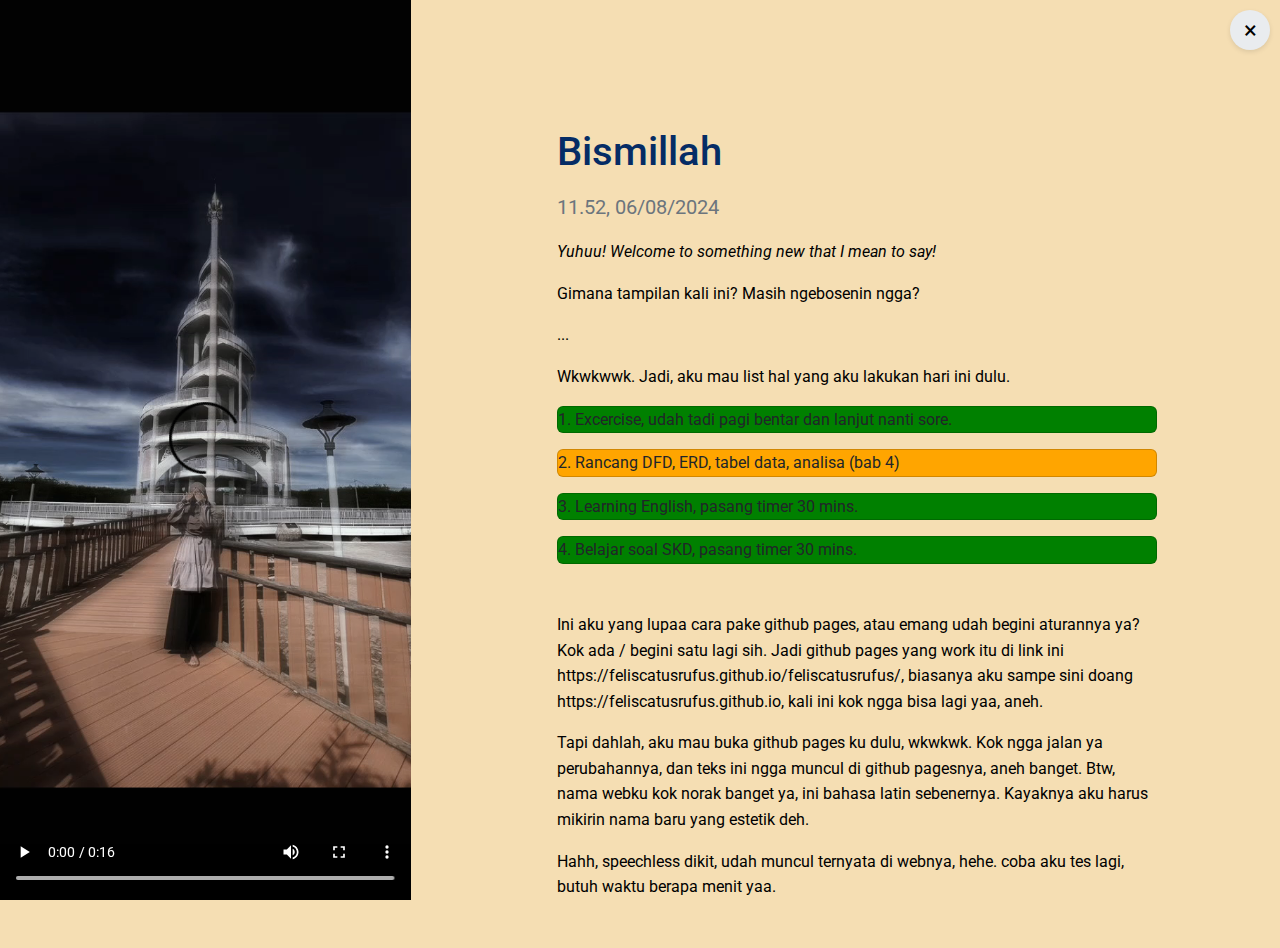
<file: pages/001. Day 1 (06-08-2024)/index.html>
<!DOCTYPE html>
<html lang="en">
<head>
    <meta charset="UTF-8">
    <meta name="viewport" content="width=device-width, initial-scale=1.0">
    <title>Bismillah</title>
    <!-- Bootstrap CSS -->
    <link rel="stylesheet" href="../../bootstrap/css/bootstrap.min.css">
    <!-- Custom CSS -->
    <link rel="stylesheet" href="../../css/style-01.css">
    <style>
        
    </style>
</head>
<body class="light-theme">
    <div class="container-fluid p-0">
        <a href="../../index.html" class="close-button" aria-label="Close">&times;</a>
        <div class="row no-gutters">
            <div class="col-md-4 video-section">
                <video src="d1.mp4" autoplay controls loop></video>
            </div>
            <div class="col-md-8 text-section mt-5">
                <div class="content mt-5">
                    <h1 class="text-primary-emphasis">Bismillah</h1>
                    <p class="date">
                        11.52, 06/08/2024
                    </p>
                    <p><i>
                        Yuhuu! Welcome to something new that I mean to say!
                    </i></p>
                    <p>
                        Gimana tampilan kali ini? Masih ngebosenin ngga?
                    </p>
                    <p>
                        ...
                    </p>
                    <p>
                        Wkwkwwk. Jadi, aku mau list hal yang aku lakukan hari ini dulu.
                    </p>
                    <p class="card green">
                        1. Excercise, udah tadi pagi bentar dan lanjut nanti sore.
                    </p>
                    <p class="card orange">
                        2. Rancang DFD, ERD, tabel data, analisa (bab 4)
                    </p>
                    <p class="card green">
                        3. Learning English, pasang timer 30 mins.
                    </p>
                    <p class="card green">
                        4. Belajar soal SKD, pasang timer 30 mins.
                    </p>
                    <p class="mt-5">
                        Ini aku yang lupaa cara pake github pages, atau emang udah begini 
                        aturannya ya? Kok ada / begini satu lagi sih. Jadi github pages 
                        yang work itu di link ini https://feliscatusrufus.github.io/feliscatusrufus/, 
                        biasanya aku sampe sini doang https://feliscatusrufus.github.io, 
                        kali ini kok ngga bisa lagi yaa, aneh. 
                    </p>
                    <p>
                        Tapi dahlah, aku mau buka github pages ku dulu, wkwkwk. Kok ngga 
                        jalan ya perubahannya, dan teks ini ngga muncul di github pagesnya, 
                        aneh banget. Btw, nama webku kok norak banget ya, ini bahasa latin 
                        sebenernya. Kayaknya aku harus mikirin nama baru yang estetik deh.
                    </p>
                    <p>
                        Hahh, speechless dikit, udah muncul ternyata di webnya, hehe. coba 
                        aku tes lagi, butuh waktu berapa menit yaa.
                    </p>
                </div>
            </div>
        </div>
    </div>

    <!-- Bootstrap JS and dependencies -->
    <script src="../../bootstrap/js/bootstrap.min.js"></script>
</body>
</html>
</file>
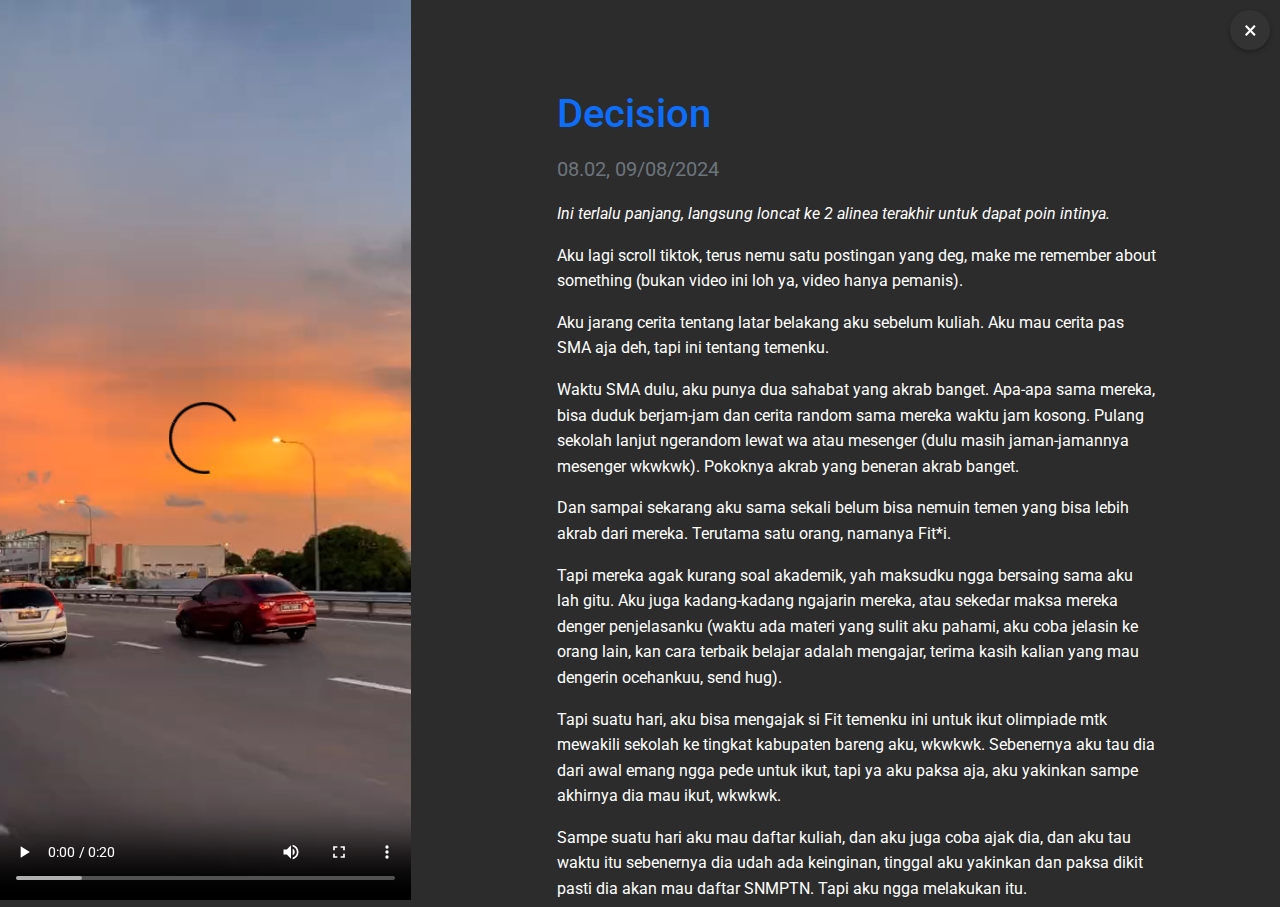
<file: pages/004. Day 4 (09-08-2024)/index.html>
<!DOCTYPE html>
<html lang="en">
<head>
    <meta charset="UTF-8">
    <meta name="viewport" content="width=device-width, initial-scale=1.0">
    <title>Decision</title>
    <!-- Bootstrap CSS -->
    <link rel="stylesheet" href="../../bootstrap/css/bootstrap.min.css">
    <!-- Custom CSS -->
    <link rel="stylesheet" href="../../css/style-01.css">
    <style>
        .text-section {
            padding: 20px;
            overflow: auto; /* Menangani konten yang meluap */
        }

        .content {
            max-height: 80vh; /* Batasi tinggi konten */
        }
    </style>
</head>
<body class="dark-theme">
    <div class="container-fluid p-0">
        <a href="../../index.html" class="close-button" aria-label="Close">&times;</a>
        <div class="row no-gutters">
            <div class="col-md-4 video-section">
                <video src="d4.mp4" autoplay controls loop></video>
            </div>
            <div class="col-md-8 text-section">
                <div class="content">
                    <h1 class="text-primary">Decision</h1>
                    <p class="date">
                        08.02, 09/08/2024
                    </p>
                    <p><i>
                        Ini terlalu panjang, langsung loncat ke 2 alinea terakhir 
                        untuk dapat poin intinya.
                    </i></p>
                    <p>
                        Aku lagi scroll tiktok, terus nemu satu postingan yang 
                        deg, make me remember about something (bukan video ini loh 
                        ya, video hanya pemanis).
                    </p>
                    <p>
                        Aku jarang cerita tentang latar belakang aku sebelum kuliah.
                        Aku mau cerita pas SMA aja deh, tapi ini tentang temenku.
                    </p>
                    <p>
                        Waktu SMA dulu, aku punya dua sahabat yang akrab banget. 
                        Apa-apa sama mereka, bisa duduk berjam-jam dan cerita 
                        random sama mereka waktu jam kosong. Pulang sekolah lanjut 
                        ngerandom lewat wa atau mesenger (dulu masih jaman-jamannya 
                        mesenger wkwkwk). Pokoknya akrab yang beneran akrab banget. 
                    </p>
                    <p>
                        Dan sampai sekarang aku sama sekali belum bisa nemuin temen 
                        yang bisa lebih akrab dari mereka. Terutama satu orang, namanya 
                        Fit*i. 
                    </p>
                    <p>
                        Tapi mereka agak kurang soal akademik, yah maksudku ngga bersaing 
                        sama aku lah gitu. Aku juga kadang-kadang ngajarin mereka, atau 
                        sekedar maksa mereka denger penjelasanku (waktu ada materi yang 
                        sulit aku pahami, aku coba jelasin ke orang lain, kan cara terbaik 
                        belajar adalah mengajar, terima kasih kalian yang mau dengerin 
                        ocehankuu, send hug).
                    </p>
                    <p>
                        Tapi suatu hari, aku bisa mengajak si Fit temenku ini untuk ikut 
                        olimpiade mtk mewakili sekolah ke tingkat kabupaten bareng aku, 
                        wkwkwk. Sebenernya aku tau dia dari awal emang ngga pede untuk 
                        ikut, tapi ya aku paksa aja, aku yakinkan sampe akhirnya dia mau 
                        ikut, wkwkwk.
                    </p>
                    <p>
                        Sampe suatu hari aku mau daftar kuliah, dan aku juga coba ajak 
                        dia, dan aku tau waktu itu sebenernya dia udah ada keinginan, 
                        tinggal aku yakinkan dan paksa dikit pasti dia akan mau daftar 
                        SNMPTN. Tapi aku ngga melakukan itu.
                    </p>
                    <p>
                        You know what, it's just because I care for her. Dan aku ngga mau 
                        dia salah jalan karena aku. Karena diaa, karena dia beda sama aku, 
                        bedaa banget. Aku udah coba mengingatkan sebagai teman tapi ngga 
                        berhasil, soal ini wkwkwk.
                    </p>
                    <p>
                        Jadi dia sebenernya cewek pendiam yang keliatan polos gitu, wkwkwk. 
                        Sampai waktu kami kelas 11 gitu dia beli hp dan dia kenalan sama 
                        cowok-cowok online, wkwkwk. Jadi dulu waktu jaman-jamannya kami 
                        anak facebook banget kan, dia pernah punya beberapa akun dan punya  
                        gebetan 5 cowok sekaligus, wkwkwk. Bisa dibilang pacaran sih karena 
                        emang lebih dari sekedar teman chat biasa, tapii ya online gituu, 
                        sampe tukeran akun, wkwkwk. Ada yang Aceh, Jawa, Malaysia, entah 
                        cowok itu beneran atau boong juga sama kayak temenku. Aku sampe muak 
                        dikirimin ss-an chat sama temenku, biasa cewek kalo kasmaran suka 
                        ngirim ss-an chat ke bestienya, hahaha.
                    </p>
                    <p>
                        Awal-awal sih fine-fine aja ya. Nambah temen juga katanya, dan dia 
                        juga main-main. Aku juga sering ingetin, bilang kalo dia aja yang 
                        cewek bisa sekaligus banyak gitu, gimana cowoknya, pasti jauh lebih 
                        banyak koleksi daripada dia. Jangan sampai ntar dianya patah hati.
                        Dan buang-buang waktu untuk hal ngga penting juga, mending belajar 
                        kayak aku, wkwkwk. Yekann, kalo aku pribadi sih ngga tertarik sama 
                        hal-hal begituan, yang only wasting my time untuk sesuatu yang ngga 
                        bermanfaat.
                    </p>
                    <p>
                        Tapi ya, si temenku ini sedikit bodoh soal itu. Kadang dia sampe 
                        nangis-nangis dan cerita ke aku, wkwkwk. Dasar Fit*i, pemain yang 
                        ngga tau cara main! Kalo mau main-main jangan pake hati dong, nanti 
                        sakit sendiri.
                    </p>
                    <p>
                        Yah mungkin dia emang agak bodoh soal cowok, walaupun dia punya 
                        banyak, wkwkwk. Ya aku juga bodoh soal cowok sih sebenernya, tapi 
                        baru aku sadari beberapa tahun ini, hahaha.
                    </p>
                    <p>
                        Tapi dia kadang pinter juga, aku akui. Dia pernah 'pacaran' sama 
                        adek letting kami di SMA, dan jadi punya 'kang ojek' yang anter dia 
                        pulang, wkwkwk. Biasanya dia pulang jalan kaki, tapi waktu sama 
                        cowok ini dia jadi diaterin terus tiap pulang sekolah, wkwkwk. Tapi 
                        cowok-cowoknya yang lain, masih jalan juga yang jadi temen chat dia 
                        di faceb*ok wkwkwk.
                    </p>
                    <p>
                        Tapi, sebelumnya aku udah ingetin dia sih. Aku nanya kan, "Droneuh 
                        beutoi-beutoi galak keu si nyan?" Terus dia jawab, "Hana hai Sa, 
                        maen-maen tok."
                    </p>
                    <p>
                        Ya terus aku tunjukin deh, si cowok itu ngechat aku juga, isinya 
                        "Sayang". Dan itu di first chat ya, kalo aku pemain sih aku jawab 
                        balik "Sayang" juga gitu, tapi karena waktu itu aku pelatih, wkwkwk, 
                        aku ngga jawab terus aku tunjukin ke temenku ini, wkwkwk.
                    </p>
                    <p>
                        Terus ya aku bilang sama temenku, dia sebenernya fakboy loh, kamu 
                        harus hati-hati. Tapi ya temenku oke-oke aja tuh, toh dia juga 
                        untung, punya 'kang ojek' pribadi wkwkwk, astaghfirullah kelakuanmuu 
                        fitriiii.
                    </p>
                    <p>
                        ...
                    </p>
                    <p>
                        Lanjut cerita di atasnya, aku mau ngajak dia kuliah bareng aku. 
                        Tapi ya kamu pasti tau gimana resikonya, kalo dia kuliah dan 
                        tinggal di kos akan gimana (waktu itu aku belum kepikiran di 
                        dayah). Disini aja yang masih dalam penjagaan orang tua dia 
                        begitu kelakuannya, gimana kalo jauh dari orang tua.
                    </p>
                    <p>
                        Dan karena itu juga aku ngga jadi memaksa dia kuliah bareng 
                        aku. Ya aku yakin bisa menjaga diriku, tapi aku ngga yakin 
                        dia bisa menjaga dirinya.
                        <i>
                            Ntar akunya ikut nanggung dosanya dia lagi, kan rugi di 
                            aku, investasi bodong ke dia.
                        </i>
                    </p>
                    <p>
                        Sekarang dia mondok, udah mondok di Asas*l Hu*a, dayahnya di 
                        Teup*n Ba*tee sana, dekat rumahnya. Pernah mondok di Lue*g 
                        Ang*n, tapi dianya ngga betah dan mutusin untuk pindah. Aku 
                        udah 4 tahun ngga pernah ketemu dia lagi. Allahumma Baarikk 
                        sayang. 
                    </p>
                    <p>
                        Udah cukup deh ceritanya. Ambil pelajarannya, buang buruknya. 
                        Kita udah cukup dewasa.
                    </p>
                    <p>
                        ...
                    </p>
                    <p>
                        Ya, mungkin itu juga yang menjadi salah satu alasan kenapa 
                        aku ngga mau pacaran. Aku udah khatam hal itu dari aku masih 
                        kecil, terutama pas SMA itu. Bagiku pacaran itu bukan komitmen, 
                        ya sesimpel kayak aku bisa aja loh pacaran sama satu orang, dan 
                        punya cabang-cabang juga sama orang lain. Ya, namanya maksiat 
                        kalo udah dijalani pasti makin keseret dan ngga puas-puas, kan 
                        kerjanya setan itu. Dan kalo aku bisa gitu, apalagi si cowoknya. 
                        Cowok itu lebih pinter main daripada cewek. Dan aku udah paham 
                        cara mainnya itu dari aku SMA.
                    </p>
                    <p>
                        Jadi kayak, cewek-cewek yang nangis, nyindir, story galau, 
                        disakiti atau bahkan diselingkuhi cowok dan mereka cuman 
                        berstatus pacaran, bagiku bodoh sih, wkwkwk. Ya udah tau 
                        maksiat, masih aja diterusin terus nangis dan storynya, 
                        "Allah tau yang terbaik untuk hamba-Nya." Pret, udah disakiti 
                        baru ingat Allah. Memang begitulah human.
                    </p>
                    <p>
                        Tapi ya, sebagai penutup, kita bisa mengontrol mau berhubungan 
                        sama siapa, tapi kita sama sekali ngga bisa mengontrol untuk 
                        suka atau jatuh hati sama siapa. Jadi, patah hati itu wajar 
                        kok, aku juga sering wkwkwk. Yang bisa diatur cuma kadar tinggi 
                        rendah harapannya. Makin tinggi harapan sama manusia, makin 
                        tinggi potensi patah hati. Makin rendah harapannya, makin kita 
                        akan ngerasa "Allah tau yang terbaik untuk hamba-Nya." Hehe.
                    </p>
                    <p>
                        Ohh iya, katanya sih "pelatih tidak bermain" wkwkwk.
                        <i>
                        Dan banyak pacar juga ngga menjamin cepat nikah. Satu pacar 
                        juga belum tentu jadi jodoh. Ngga pacaran juga ngga menjamin 
                        ngga nikah-nikah wkwkwk. Dan cepat nikah juga ngga menjamin 
                        bahagia. Lambat nikah juga belum tentu jadi kesepian dan sengsara. 
                        Kita yang mengatur keputusan hidup kita sendiri. Jadi, ambil 
                        keputusan terbaik dan biarkan Allah yang mengatur bagian-Nya.
                        </i>
                    </p>
                </div>
            </div>
        </div>
    </div>

    <!-- Bootstrap JS and dependencies -->
    <script src="../../bootstrap/js/bootstrap.min.js"></script>
</body>
</html>
</file>
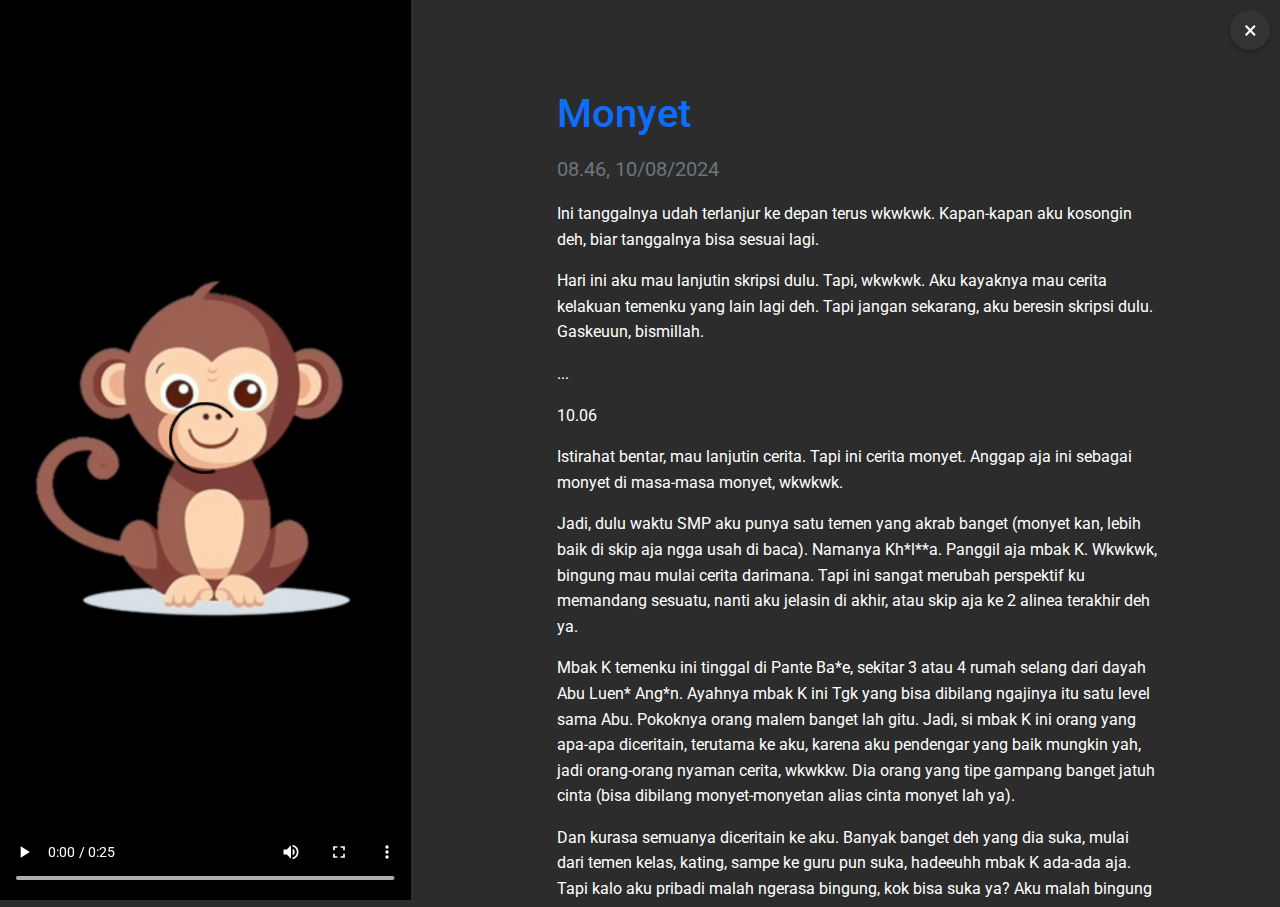
<file: pages/005. Day 5 (10-08-2024)/index.html>
<!DOCTYPE html>
<html lang="en">
<head>
    <meta charset="UTF-8">
    <meta name="viewport" content="width=device-width, initial-scale=1.0">
    <title>Monyet</title>
    <!-- Bootstrap CSS -->
    <link rel="stylesheet" href="../../bootstrap/css/bootstrap.min.css">
    <!-- Custom CSS -->
    <link rel="stylesheet" href="../../css/style-01.css">
    <style>
        .text-section {
            padding: 20px;
            overflow: auto; /* Menangani konten yang meluap */
        }

        .content {
            max-height: 80vh; /* Batasi tinggi konten */
        }
    </style>
</head>
<body class="dark-theme">
    <div class="container-fluid p-0">
        <a href="../../index.html" class="close-button" aria-label="Close">&times;</a>
        <div class="row no-gutters">
            <div class="col-md-4 video-section">
                <video src="monyet.mp4" autoplay controls loop></video>
            </div>
            <div class="col-md-8 text-section">
                <div class="content">
                    <h1 class="text-primary">Monyet</h1>
                    <p class="date">
                        08.46, 10/08/2024
                    </p>
                    <p>
                        Ini tanggalnya udah terlanjur ke depan terus wkwkwk. Kapan-kapan 
                        aku kosongin deh, biar tanggalnya bisa sesuai lagi.
                    </p>
                    <p>
                        Hari ini aku mau lanjutin skripsi dulu. Tapi, wkwkwk. Aku kayaknya 
                        mau cerita kelakuan temenku yang lain lagi deh. Tapi jangan 
                        sekarang, aku beresin skripsi dulu. Gaskeuun, bismillah.
                    </p>
                    <p>
                        ...
                    </p>
                    <p>
                        10.06
                    </p>
                    <p>
                        Istirahat bentar, mau lanjutin cerita. Tapi ini cerita monyet. 
                        Anggap aja ini sebagai monyet di masa-masa monyet, wkwkwk.
                    </p>
                    <p>
                        Jadi, dulu waktu SMP aku punya satu temen yang akrab banget
                        (monyet kan, lebih baik di skip aja ngga usah di baca). Namanya 
                        Kh*l**a. Panggil aja mbak K. Wkwkwk, bingung mau mulai cerita 
                        darimana. Tapi ini sangat merubah perspektif ku memandang 
                        sesuatu, nanti aku jelasin di akhir, atau skip aja ke 2 alinea 
                        terakhir deh ya.
                    </p>
                    <p>
                        Mbak K temenku ini tinggal di Pante Ba*e, sekitar 3 atau 4 rumah 
                        selang dari dayah Abu Luen* Ang*n. Ayahnya mbak K ini Tgk yang 
                        bisa dibilang ngajinya itu satu level sama Abu. Pokoknya orang 
                        malem banget lah gitu. Jadi, si mbak K ini orang yang apa-apa 
                        diceritain, terutama ke aku, karena aku pendengar yang baik mungkin 
                        yah, jadi orang-orang nyaman cerita, wkwkkw. Dia orang yang tipe 
                        gampang banget jatuh cinta (bisa dibilang monyet-monyetan alias 
                        cinta monyet lah ya). 
                    </p>
                    <p>
                        Dan kurasa semuanya diceritain ke aku. Banyak banget deh yang 
                        dia suka, mulai dari temen kelas, kating, sampe ke guru pun 
                        suka, hadeeuhh mbak K ada-ada aja. Tapi kalo aku pribadi malah 
                        ngerasa bingung, kok bisa suka ya? Aku malah bingung mau suka 
                        siapa, orang-orangnya bisa dibilang spek opet dalam pandanganku. 
                        Maap, wkwkwk kan tiap orang punya pandangannya masing-masing kan.
                    </p>
                    <p>
                        Jadi dia itu tipe jatuh cinta (bisa dibilang monyet-monyetan sih 
                        kan masih SMP) yang gila. Maksudku kayak, buat singkatan nama dia 
                        dan nama mas crushnya waktu itu dia suka abang letting wkwkwk, 
                        terus dia tulis di buku, dia sebut-sebut di kelas. Sampe semua 
                        anak kelas tau kalo dia suka sama kating itu. Dan si Kating itu 
                        tau, sampe malu karena di ceng-cengin temen-temennya, hahaha.
                    </p>
                    <p>
                        Dia juga bikin lagu untuk si kating, yang nadanya datar aja gitu,
                        sampe beberapa anak kelas kami hafal lagu itu, termasuk akuu 
                        wkwkwk. Aku sampe bilang, dia itu 'tergila-gila' hahaha. Tapi 
                        dia ngga marah, malah senyam-senyum aja aku bilang gila-gila 
                        begitu.
                    </p>
                    <p>
                        Ini kayaknya akan kepanjangan deh, skip aja disini.
                    </p>
                    <p>
                        Sampai suatu hari, ini kalo ngga salah waktu kelas 2 deh. Dia 
                        pacaran sama anak SMP lain, satu kecamatan sama kami tapi jauh 
                        sih SMP nya, selang beberapa kampung. 
                    </p>
                    <p>
                        Dan karena aku temennya pasti aku dikasih tau dong. Jadi dia 
                        itu ketemunya waktu kayak ngikut upacara 17-an di kantor kecamatan,
                        aku waktu itu ngga datang, karena malas aja wkwkwk. Entah gimana 
                        cara ketemunya, aku udah lupa, pokoknya pertemuan pertama dia 
                        diajak pacaran sama si cowok dan dia langsung mau-mau aja, hahaha.
                    </p>
                    <p>
                        Aku inget banget nama cowok ini Riki, yang namanya Riki emang 
                        rata-rata orangnya redflag yak wkwkwk. Hari-hari awal jadian itu 
                        temenku beneran kayak orang gila, senyam-senyum di kelas, nyanyi-nyanyi, 
                        cerita di ulang-ulang sampe aku muak dengernya. Pokoknya tergila-gila 
                        gitu lah. Aku yang dulu sih dulu bingung banget kok bisa gitu ya
                        orang jatuh cinta, tapi kalo aku yang sekarang ngga heran kenapa 
                        dia bisa gitu, hahaha.
                    </p>
                    <p>
                        Si cowok yang beda sekolah ini pernah nyamperin dia 3 kali. Dan 
                        ketiga-tiganya aku ngga liat. Intinya sih aku ngga pernah liat 
                        langsung, cuman denger cerita temenku aja. Lanjut ngga yah, hmmm.
                    </p>
                    <p>
                        Pertama kali di samperin, lagi jam kosong, aku di kelas dan 
                        ternyata si cowok ini datang mereka ketemuan dibelakang sekolah. 
                        Kayak ketemuan apel biasa aja gitu. Tapi temenku ini bahagianya 
                        udah kayak dapat hadiah utama panjat pinang, wkwkwk. Seneng 
                        sampe ke hari-hari selanjutnya, dan makin kenceng juga nyanyi 
                        nya, setress emang.
                    </p>
                    <p>
                        Beberapa hari setelahnya, si cowok ini nyamperin lagi, wkwkwk. 
                        Aku di ceritain sama mbak K, mereka ketemu di samping bangunan 
                        sekolah. Tempatnya emang agak tertutup dan sepi sih, hahaha.
                    </p>
                    <p>
                        Jadi, haduuhh bingung bilangnya. Aku diceritain kan setelah 
                        mereka ketemu. Jadi, mereka kayak ngobrol gitu sebentar (aku lupa 
                        detailnya), terus si Riki ini ngomong ke mbak K, "Ci*m sigo 
                        jeut?" Hahaha, redflag sekali si Riki ini. 
                    </p>
                    <p>
                        Terus temenku dengan bodohnya, langsung ngangguk-ngangguk. Hadeuhh 
                        apa yang kalian lakukan. Terus beneran si Riki ini c*um di pipinya 
                        temenku, hahaha. Seketika temenku lupa dia anak Tgk yang malem 
                        banget wkwkwk.
                    </p>
                    <p>
                        Tapi belum selesai. Udah dic*um kan, temenku bilang "Hana si, 
                        long lom." Terus gantian temenku yang nyi*m si Riki redflag. 
                        Hadeuhh, tepok jidat aku denger ceritanya.
                    </p>
                    <p>
                        Setelah kejadian itu, temenku langsung lari masuk ke kelas, 
                        sambil senyam-senyum dan megang-megang pipinya bekas dici*m. 
                        Haduuh, kacau sih anak kelas 2 SMP udah begitu-begitu.
                    </p>
                    <p>
                        Berhari-hari setelah itu, temenku makin senyam-senyum gila 
                        lagi. 
                    </p>
                    <p>
                        Sampe beberapa hari setelahnya temenku tau kalo si Riki 
                        ini ternyata punya cewek juga di SMP nya. Wahh ancur dah 
                        hatinya temenku. Dan hari-harinya diisi dengan menangis, 
                        dan ekspresi menyedihkan seperti mayat hidup, wkwkwk.
                    </p>
                    <p>
                        Dan pertemuan mereka kali ketiga, pas ngeliat muka si Riki 
                        temenku langsung bilang, "Riki, tanyo putoh." 
                    </p>
                    <p>
                        Tapi ya si Riki ini malah pasrah aja, ngga ngebujuk kek, 
                        apa kek, mungkin karena udah dapat yang dimau kali ya. 
                        Hadeuuh si Riki menang banyak kamu Rikii. 
                    </p>
                    <p>
                        Dan temenku beneran kayak mayat hidup pas di sekolah 
                        selama berminggu-minggu. Ingin ku berkata kasar pada temenku, 
                        lagian lu mau-mau ajaaa gila kali ya, hadeuh rugii bandar.
                    </p>
                    <p>
                        ...
                    </p>
                    <p>
                        Dan karena ini, aku kayaknya kalo suatu hari punya anak 
                        akan mikir sejuta kali untuk nyekolahin anak di SMP biasa. 
                        Lebih baik masukin pondok aja. Pergaulan anak sekarang 
                        udah gila banget. Aku pribadi sih yakin bisa jaga diri, 
                        tapii kan orang lain belum tentu.
                    </p>
                    <p>
                        Entah kenapa aku bisa berteman dengan orang-orang berpergaulan 
                        bebas wkwkwk. Untung aku pinter, dan masih pakek otak, jadi 
                        ngga ikut-ikutan.
                    </p>
                    <p>
                        Btw, aku yakin sih si mbak K ini pasti ngerasa menyesal pernah 
                        ngelakuin itu. Aku udah lost contact sih sama mbak K, tapi 
                        menurut info yang aku dapat dia udah nikah sama Tgk-Tgk 
                        dayah Luen* an*en gitu. Udah lama juga, dari sebelum aku 
                        kuliah udah nikah.
                    </p>
                    <p>
                        Tapi aku bersyukur karena pernah kenal dia, dan jadi tau 
                        gimana potensi kelakuan anak-anak jaman sekarang. Dulu waktu 
                        kami SMP aja bisa begitu, apalagi yang sekarang-sekarang. 
                    </p>
                    <p>
                        Tapi semoga jodohku ngga pernah begituan, karena aku ngga
                        pernah. Mohon bantuannya ya Allah.
                    </p>
                    <p>
                        ...
                    </p>
                    <p>
                        Tapi kenapa kalo begitu-begitu yang dianggap salah tetap si 
                        cowok ya. Padahal ceweknya juga mau-mau aja. Hahaha. Bener 
                        sih ceweknya ngga salah, yang salah cowoknya mengambil 
                        kesempatan. Emang bener salah cowok ngga sih, siapa suruh 
                        brengsek, sehingga cewek selalu jadi korban. 
                    </p>
                    <p>
                        Cuman ceritaku jadi kurang menarik gara-gara pas bilang 
                        putus temenku kurang finishing. Harusnya kasih finishing 
                        tipis-tipis aja, tampar cowoknya gitu biar kayak di film-film. 
                        Wkwkwkw.
                    </p>
                    <p>
                        Dahlah, lupakan saja. Aku mau lanjut skripsian aja lagi, 
                        barusan udah tidur siang bentar.
                    </p>
                    <p>
                        ....
                    </p>
                    <p>
                        Kenapa bisa ya, atlet itu ngangkat beban yang jauh lebih 
                        besar dari berat badannya? Maksudku kok kuat gitu ya, berat 
                        orang 73 kg angkat beban 199 kg?
                    </p>
                    <p>
                        Keren banget, dia pasti latian bertahun-tahun, kerja keras, dan 
                        digembleng sama orang tuanya dari kecil hingga bisa jadi sekuat 
                        itu. Ini baru bener-bener Rizki, kereenn. Heartwarming banget 
                        liatnya, dia nangis-nangis terharu gituu.
                    </p>
                    <p>
                        Si Rizki ini kalo di rumah ngangkat galon air pake cara tijik 
                        dengan 2 jari jempol sama telunjuk aja pasti sanggup. Pasti 
                        enteng banget buat dia. Dia juga pasti kalo mau mindahin kulkas 
                        bisa ngangkat sendiri, yekan. Maksudku kan kalo kita udah 
                        terbiasa ngangkat beban berat, pasti ketika kita angkat beban 
                        kecil-kecil itu udah ngga kerasa beban lagi bagi kita.
                    </p>
                    <p>
                        Hmm, dahlah. Keren banget orang-orang. Hmmm, kalo orang lain bisa 
                        sepekerja keras itu, kenapa aku ngga bisa kerja keras juga di 
                        bidangku? Kenapa aku selalu manja, dan lebih banyak istirahat 
                        dan main-main daripada ngerjain yang seharusnya? Kenapa aku bahkan 
                        ngga sanggup menang melawan diriku sendiri? Kenapa aku hanya 
                        bisa melihat orang-orang lain mewujudkan impiannya tapi aku 
                        sendiri ngga mampu mewujudkan impianku?
                    </p>
                    <p>
                        Ahhh, selemah inikah aku? Selemah inikah hamba ya Allah? Hamba 
                        tau Engkau Maha Kuat, tapi kenapa hamba .....
                    </p>
                    <p>
                        Dahlah, cukup ajalah.
                    </p>
                </div>
            </div>
        </div>
    </div>

    <!-- Bootstrap JS and dependencies -->
    <script src="../../bootstrap/js/bootstrap.min.js"></script>
</body>
</html>
</file>
<file: css/style-01.css>
/* Mengimpor font dari Google Fonts */
@import url('https://fonts.googleapis.com/css2?family=Roboto:wght@400;700&display=swap');

/* Definisikan variabel warna untuk tema gelap dan terang */
:root {
    /* Warna untuk Tema Gelap */
    --background-dark: #2c2c2c;
    --text-light: #fff;
    --text-dark: #212529;
    --date-color-dark: #6c757d;
    --button-dark-bg: #333;
    --button-dark-bg-hover: #555;

    /* Warna untuk Tema Terang */
    --background-light: #F5DEB3;
    --text-light-dark: #000;
    --date-color-light: #6c757d;
    --button-light-bg: #e9ecef;
    --button-light-bg-hover: #ced4da;
}

/* Tema Gelap */
body.dark-theme {
    font-family: 'Roboto', sans-serif;
    background-color: var(--background-dark);
    color: var(--text-light);
}

body.dark-theme .video-section {
    height: 100vh;
}

body.dark-theme .video-section video {
    width: 100%;
    height: 100%;
    object-fit: cover;
}

body.dark-theme .text-section {
    display: flex;
    align-items: center;
    justify-content: center;
    height: 100vh;
    padding: 20px;
    background-color: var(--background-dark);
}

body.dark-theme .text-section .content {
    max-width: 600px;
}

body.dark-theme .text-section h1 {
    font-size: 2.5rem;
    margin-bottom: 15px;
    color: var(--text-light);
}

body.dark-theme .text-section p.date {
    font-size: 1.25rem;
    color: var(--date-color-dark);
}

body.dark-theme .text-section p {
    font-size: 1rem;
    line-height: 1.6;
}

body.dark-theme .close-button {
    position: absolute;
    top: 10px;
    right: 10px;
    font-size: 1.5rem;
    color: var(--text-light);
    text-decoration: none;
    background: var(--button-dark-bg);
    border-radius: 50%;
    width: 40px;
    height: 40px;
    display: flex;
    align-items: center;
    justify-content: center;
    box-shadow: 0 2px 5px rgba(0, 0, 0, 0.3);
    z-index: 1050;
}

body.dark-theme .close-button:hover {
    background: var(--button-dark-bg-hover);
}

/* Tema Terang */
body.light-theme {
    font-family: 'Roboto', sans-serif;
    background-color: var(--background-light);
    color: var(--text-light-dark);
}

body.light-theme .video-section {
    height: 100vh;
}

body.light-theme .video-section video {
    width: 100%;
    height: 100%;
    object-fit: cover;
}

body.light-theme .text-section {
    display: flex;
    align-items: center;
    justify-content: center;
    height: 100vh;
    padding: 20px;
    background-color: var(--background-light);
}

body.light-theme .text-section .content {
    max-width: 600px;
}

body.light-theme .text-section h1 {
    font-size: 2.5rem;
    margin-bottom: 15px;
    color: var(--text-light-dark);
}

body.light-theme .text-section p.date {
    font-size: 1.25rem;
    color: var(--date-color-light);
}

body.light-theme .text-section p {
    font-size: 1rem;
    line-height: 1.6;
}

body.light-theme .close-button {
    position: absolute;
    top: 10px;
    right: 10px;
    font-size: 1.5rem;
    color: var(--text-light-dark);
    text-decoration: none;
    background: var(--button-light-bg);
    border-radius: 50%;
    width: 40px;
    height: 40px;
    display: flex;
    align-items: center;
    justify-content: center;
    box-shadow: 0 2px 5px rgba(0, 0, 0, 0.1);
    z-index: 1050;
}

body.light-theme .close-button:hover {
    background: var(--button-light-bg-hover);
}

/* Red card background */
.card.red {
    background-color: red;
}

/* Green card background */
.card.green {
    background-color: green;
}

/* Orange card background */
.card.orange {
    background-color: orange;
}
</file>
